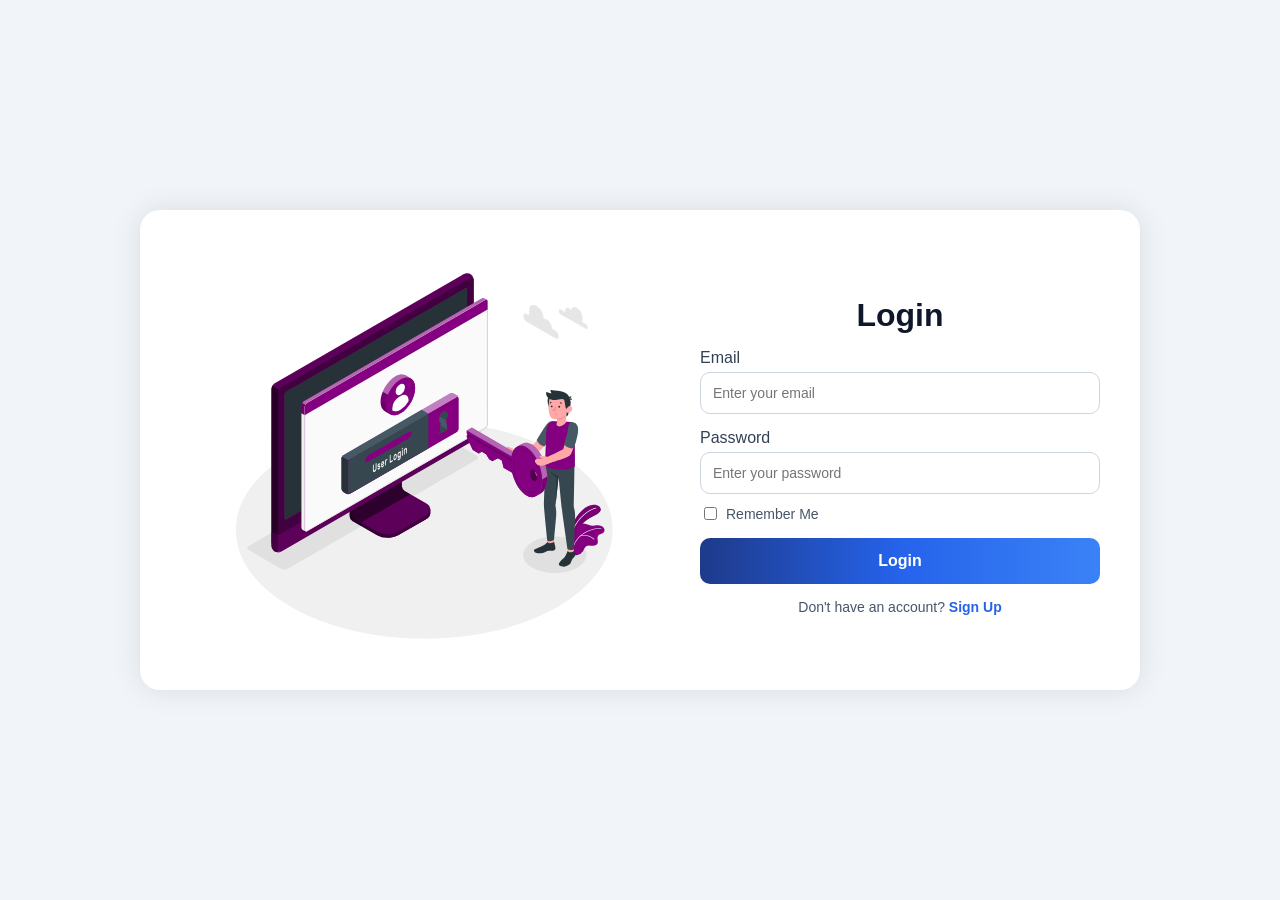
<file: index.html>
<!doctype html>
<html lang="en">
  <head>
    <meta charset="UTF-8" />
    <meta name="viewport" content="width=device-width, initial-scale=1.0" />
    <title>LogIn</title>
    <link rel="stylesheet" href="style.css" />
  </head>
  <body>
    <section class="login-section">
      <div class="login-container">
        <div class="login-illustration">
          <img src="Login.svg" alt="login image" />
        </div>
        <div class="login-form">
          <h2 class="title">Login</h2>
          <!-- <form onsubmit="handleLogin(event)" id="sign-in-form"> -->
          <form id="sign-in-form">
            <label class="login-label">Email</label>
            <input
              type="text"
              id="inputEmail"
              class="login-input"
              placeholder="Enter your email"
            />
            <span id="emailError" class="error-message"></span>

            <label class="login-label">Password</label>
            <input
              type="password"
              id="inputPassword"
              class="login-input"
              placeholder="Enter your password"
            />
            <span id="passwordError" class="error-message"></span>

            <div class="remember-row">
              <input type="checkbox" id="remember" />
              <label for="remember">Remember Me</label>
            </div>

            <button type="submit" class="submit-btn">Login</button>
            <p class="signup-text">
              Don't have an account?
              <a href="sign up/sign-up.html">Sign Up</a>
            </p>
          </form>
        </div>
      </div>
    </section>

    <script src="login.js"></script>
  </body>
</html>
</file>
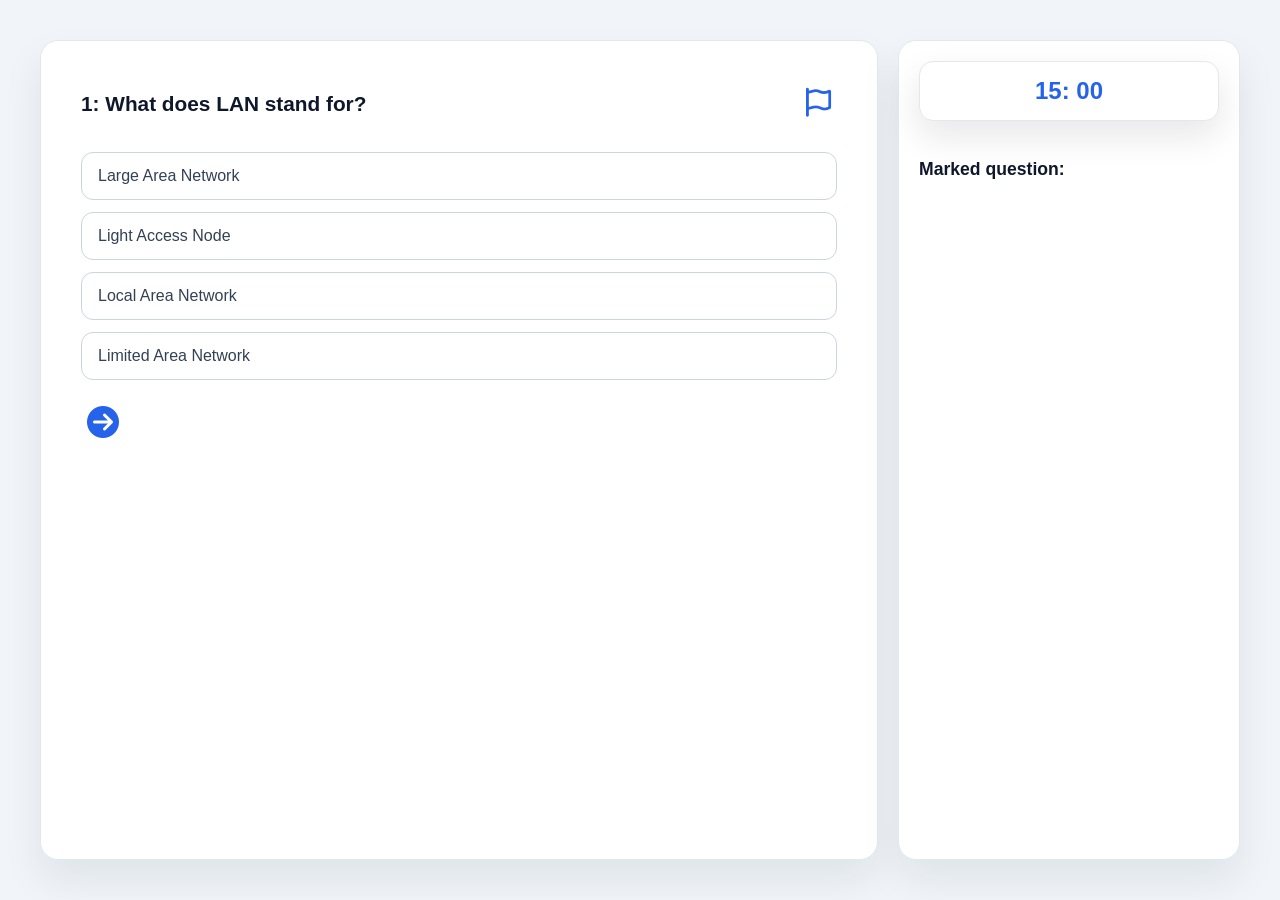
<file: Exam page/exam.html>
<!doctype html>
<html lang="en">
  <head>
    <meta charset="UTF-8" />
    <meta name="viewport" content="width=device-width, initial-scale=1.0" />
    <title>Exam Page</title>
    <link rel="stylesheet" href="exam.css" />
    <link
      rel="stylesheet"
      href="https://cdnjs.cloudflare.com/ajax/libs/font-awesome/6.6.0/css/all.min.css"
    />
  </head>
  <body>
    <div class="container">
      <div class="question-part">
        <div class="question-header">
          <h3 class="question"></h3>
          <button class="flag-btn">
            <i class="fa-regular fa-flag"></i>
          </button>
        </div>

        <div class="answers">
          <ul></ul>
        </div>

        <div class="navigation">
          <button id="prevBtn" class="nav-btn">
            <i class="fa-solid fa-circle-arrow-left"></i>
          </button>
          <button id="nextBtn" class="nav-btn">
            <i class="fa-solid fa-circle-arrow-right"></i>
          </button>
          <div class="submit-container">
            <button id="submitBtn">Submit</button>
          </div>
        </div>
      </div>

      <div class="mark-part">
        <div id="timer"></div>

        <div class="marked-question">
          <h3 class="mark-title">Marked question:</h3>
          <ul></ul>
        </div>
      </div>
    </div>

    <script src="exam.js"></script>
  </body>
</html>
</file>
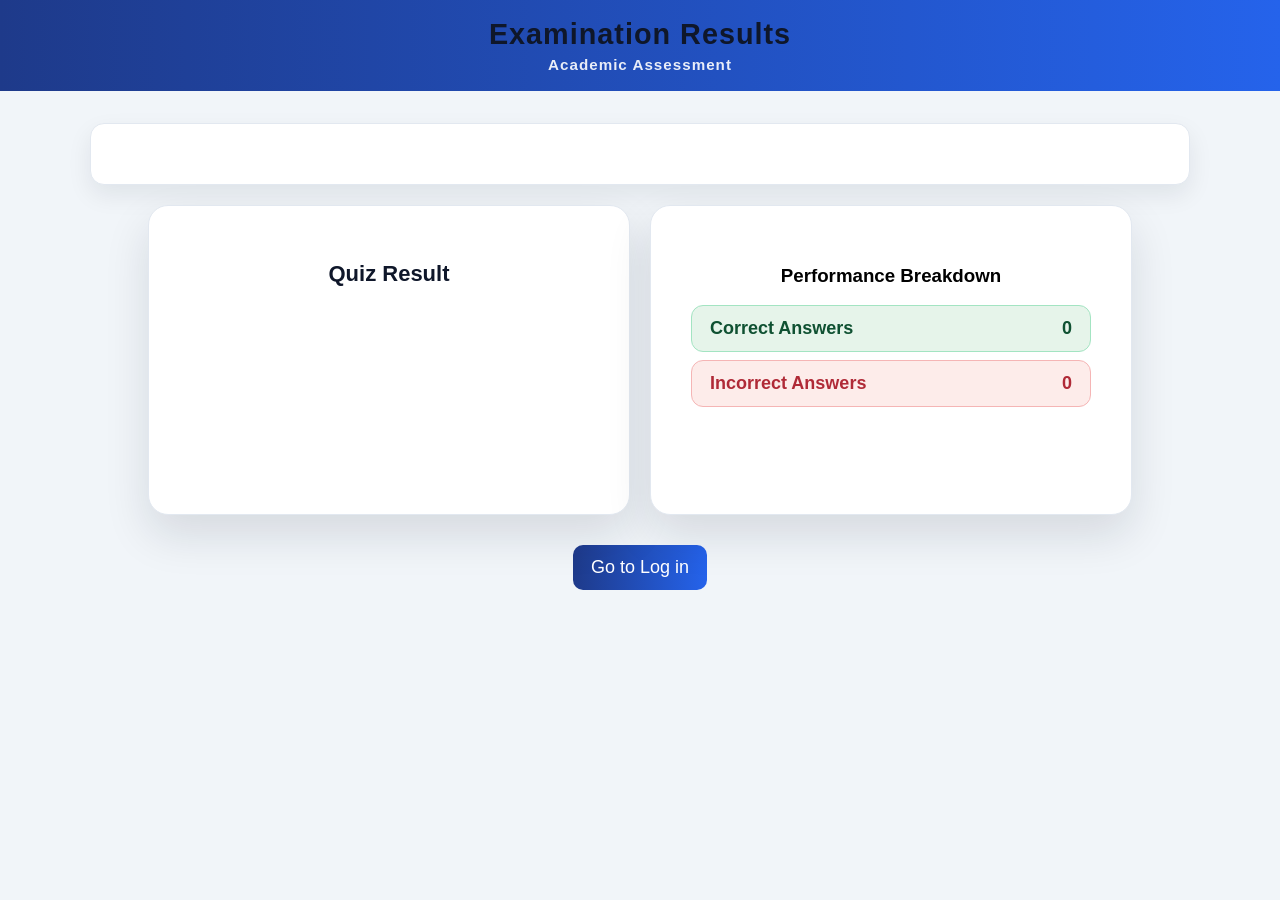
<file: result page/result.html>
<!doctype html>
<html lang="en">
  <head>
    <meta charset="UTF-8" />
    <title>Final Result</title>
    <link rel="stylesheet" href="result.css" />
  </head>

  <body>
    <header class="header">
      <div class="container-header">
        <h1>Examination Results</h1>
        <p>Academic Assessment</p>
      </div>
    </header>

    <div class="result-card">
      <div class="card">
        <div class="exam-info">
          <div>
            <h2 id="examTitle"></h2>
          </div>
        </div>
      </div>

      <div class="result-body">
        <div class="result-container-left">
          <h1>Quiz Result</h1>
          <p id="scoreText"></p>

          <div id="percentCircle"></div>
        </div>

        <section class="card-result-right">
          <h3>Performance Breakdown</h3>

          <p class="row correct">
            Correct Answers <span id="correctVal">0</span>
          </p>
          <p class="row incorrect">
            Incorrect Answers <span id="incorrectVal">0</span>
          </p>
        </section>

      </div>
        <button class="btn" onclick="window.location.href= '../index.html' ">Go to Log in</button>
    </div>
    <script src="result.js"></script>
  </body>
</html>
</file>
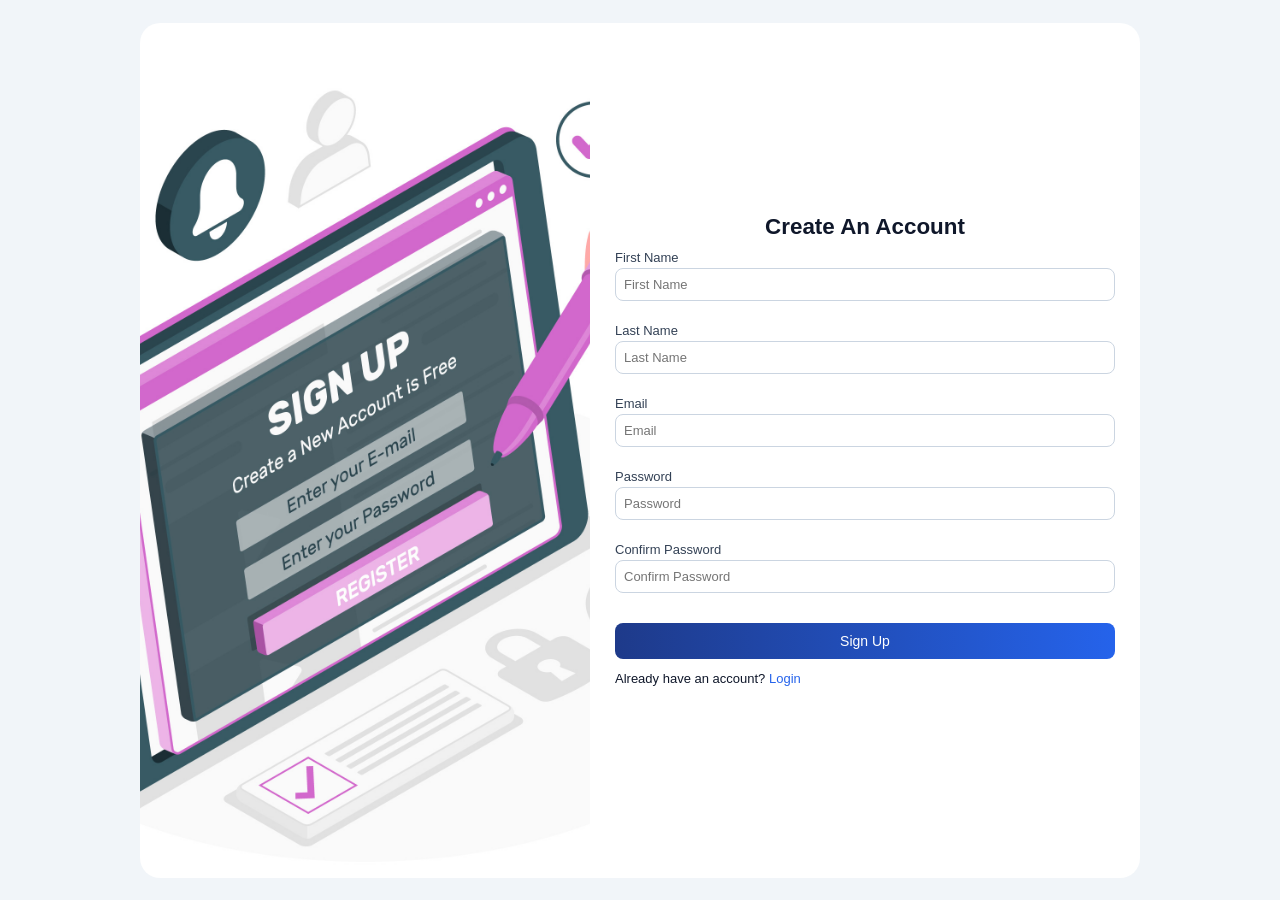
<file: sign up/sign-up.html>
<!doctype html>
<html lang="en">
  <head>
    <meta charset="UTF-8" />
    <meta name="viewport" content="width=device-width, initial-scale=1.0" />
    <title>Sign Up</title>
    <link rel="stylesheet" href="style.css" />
  </head>

  <body>
    <div class="page-wrapper" id="img">
      <div class="image-block"></div>

      <div class="card" id="rightCard">
        <h1 class="card-title">Create An Account</h1>

        <form class="signup-form" id="sign-up-form">
          <div class="form-group has-error">
            <label class="form-label" for="firstName">First Name</label>
            <input
              type="text"
              id="firstName"
              name="firstName"
              class="form-input"
              placeholder="First Name"
            />
            <p class="error-msg" id="firstNameError">
              this field is required & Only letters allowed
            </p>
          </div>

          <div class="form-group">
            <label class="form-label" for="lastName">Last Name</label>
            <input
              type="text"
              id="lastName"
              name="lastName"
              class="form-input"
              placeholder="Last Name"
            />
            <p class="error-msg" id="lastNameError">
              this field is required & Only letters allowed
            </p>
          </div>

          <div class="form-group">
            <label class="form-label" for="email">Email</label>
            <input
              type="email"
              id="email"
              name="email"
              class="form-input"
              placeholder="Email"
            />
            <p class="error-msg" id="emailError">
              this field is required & Please enter a valid email
            </p>
          </div>

          <div class="form-group">
            <label class="form-label" for="password">Password</label>
            <input
              type="password"
              id="password"
              name="password"
              class="form-input"
              placeholder="Password"
            />
            <p class="error-msg" id="passwordError">
              this field is required & at least 6 chars (letters or numbers)
            </p>
          </div>

          <div class="form-group">
            <label class="form-label" for="confirmPassword"
              >Confirm Password</label
            >
            <input
              type="password"
              id="confirmPassword"
              name="confirmPassword"
              class="form-input"
              placeholder="Confirm Password"
            />
            <p class="error-msg" id="confirmPasswordError">
              this field is required
            </p>
          </div>

          <button type="submit" class="btn-primary" id="btn">Sign Up</button>

          <p class="login-text">
            Already have an account?
            <a href="../index.html" class="login-link">Login</a>
          </p>
        </form>
      </div>
    </div>
    <script src="sign-up.js"></script>
  </body>
</html>
</file>
<file: style.css>
* {
    box-sizing: border-box;
}

body {
    margin: 0;
    padding: 0;
    background-color: #f1f5f9;
    font-family: "Poppins", sans-serif;
}

.login-section {
    display: flex;
    justify-content: center;
    align-items: center;
    min-height: 100vh;
    padding: 20px;
}

.login-container {
    display: flex;
    justify-content: space-between;
    align-items: center;
    background-color: white;
    border-radius: 20px;
    padding: 40px;
    width: 100%;
    max-width: 1000px;
    box-shadow: 0 0 30px rgba(15, 23, 42, 0.1);
    gap: 30px;
}

.login-illustration {
    flex: 1;
    display: flex;
    justify-content: center;
}

.login-illustration img {
    width: 100%;
    max-width: 400px;
}

.login-form {
    flex: 1;
    max-width: 400px;
    width: 100%;
}

.title {
    text-align: center;
    font-size: 2rem;
    color: #0f172a;
    margin-bottom: 10px;
}

.login-label {
    display: block;
    margin-top: 15px;
    font-size: 16px;
    color: #334155;
}

.login-input {
    width: 100%;
    border-radius: 10px;
    border: 1px solid #cbd5e1;
    outline: none;
    margin-top: 5px;
    padding: 12px;
    transition: 0.3s;
    font-size: 14px;
}

.login-input:focus {
    border-color: #2563eb;
    box-shadow: 0 0 0 3px rgba(37, 99, 235, 0.2);
}

.remember-row {
    display: flex;
    align-items: center;
    margin-top: 10px;
}

.remember-row label {
    margin-left: 6px;
    color: #475569;
    font-size: 14px;
}

.submit-btn {
    color: white;
    width: 100%;
    border: none;
    border-radius: 10px;
    padding: 14px;
    font-size: 1rem;
    font-weight: 600;
    cursor: pointer;
    margin-top: 15px;
    background-image: linear-gradient(
        90deg,
        #1e3a8a 0%,
        #2563eb 50%,
        #3b82f6 100%
    );
    transition: 0.3s;
}

.submit-btn:hover {
    box-shadow: 0 18px 32px rgba(37, 99, 235, 0.3);
    transform: translateY(-2px);
}

.signup-text {
    text-align: center;
    margin-top: 15px;
    color: #475569;
    font-size: 14px;
}

.signup-text a {
    color: #2563eb;
    font-weight: 600;
    text-decoration: none;
}

.signup-text a:hover {
    text-decoration: underline;
}

.error-message {
    color: #ef4444;
    font-size: 13px;
    margin-top: 4px;
    display: block;
}


@media (max-width: 1024px) {
    .login-container {
        padding: 30px;
    }

    .title {
        font-size: 1.6rem;
    }
}

@media (max-width: 768px) {
    .login-container {
        flex-direction: column;
        padding: 20px;
        text-align: center;
    }

    .login-illustration {
        order: -1;
    }

    .login-illustration img {
        max-width: 250px;
    }

    .login-form {
        max-width: 100%;
    }

    .title {
        font-size: 1.4rem;
    }

    .login-label {
        font-size: 14px;
        text-align: left;
    }

    .login-input {
        font-size: 13px;
        padding: 10px;
    }

    .submit-btn {
        font-size: 0.95rem;
        padding: 12px;
    }
}
</file>
<file: Exam page/exam.css>
body {
  margin: 0;
  padding: 0;
  font-family: "Poppins", sans-serif;
  background-color: #f1f5f9;
}

.container {
  display: flex;
  gap: 20px;
  padding: 40px;
  min-height: 100vh;
  box-sizing: border-box;
}

.question-part {
  flex: 1;
  background-color: #ffffff;
  border-radius: 18px;
  padding: 30px 40px;
  box-shadow: 0 20px 40px rgba(15, 23, 42, 0.08);
  border: 1px solid #e2e8f0;
}

.question-header {
  display: flex;
  align-items: center;
  justify-content: space-between;
  margin-bottom: 15px;
}

.question {
  font-size: 1.3rem;
  color: #0f172a;
  margin-bottom: 20px;
}

.answers ul {
  list-style: none;
  padding: 0;
}

.answers li {
  background-color: #ffffff;
  border: 1px solid #cbd5e1;
  border-radius: 12px;
  padding: 14px 16px;
  margin-bottom: 12px;
  transition: 0.25s;
  cursor: pointer;
  color: #334155;
}

.answers li:hover {
  border-color: #2563eb;
  background-color: #f8fafc;
}

.answers li.selected {
  background-color: #e0ecff;
  border-color: #2563eb;
  font-weight: 600;
}

.flag-btn {
  background: none;
  border: none;
  cursor: pointer;
  font-size: 1.8rem;
}

.flag-btn i {
  color: #2563eb;
  transition: 0.2s ease;
}

.flag-btn i.flagged {
  color: #1e40af;
}

.flag-btn i:hover {
  transform: scale(1.1);
}

.navigation {
  display: flex;
  justify-content: space-between;
  align-items: center;
  margin-top: 25px;
  flex-wrap: wrap;
  gap: 10px;
}

.nav-btn {
  background-color: transparent;
  border: none;
  cursor: pointer;
}

.nav-btn i {
  font-size: 2rem;
  color: #2563eb;
  transition: 0.3s;
}

.nav-btn:hover i {
  color: #1e40af;
  transform: scale(1.1);
}

.submit-container {
  margin-left: auto;
}

#submitBtn {
  color: #fff;
  background: linear-gradient(90deg, #1e3a8a, #2563eb);
  border-radius: 10px;
  padding: 12px 24px;
  font-size: 1rem;
  font-weight: bold;
  border: none;
  cursor: pointer;
  transition: 0.3s;
  display: none;
}

#submitBtn:hover {
  transform: translateY(-2px);
  box-shadow: 0 12px 24px rgba(37, 99, 235, 0.3);
}

.mark-part {
  width: 300px;
  background-color: #ffffff;
  border-radius: 18px;
  padding: 20px;
  box-shadow: 0 20px 40px rgba(15, 23, 42, 0.08);
  border: 1px solid #e2e8f0;
}

.mark-title {
  font-size: 1.1rem;
  color: #0f172a;
  margin-bottom: 15px;
}

.marked-question {
  max-height: 300px;
  overflow-y: auto;
}

.marked-question ul {
  list-style: none;
  padding: 0;
}

.marked-question li {
  background-color: #f8fafc;
  border-radius: 12px;
  padding: 10px 12px;
  margin-bottom: 10px;
  border: 1px solid #cbd5e1;
  cursor: pointer;
  transition: 0.3s ease;
  color: #334155;
}

.marked-question li:hover {
  border-color: #2563eb;
  background-color: #e0ecff;
  transform: scale(1.03);
}

#timer {
  background-color: #ffffff;
  border-radius: 14px;
  box-shadow: 0 15px 35px rgba(15, 23, 42, 0.1);
  padding: 15px 25px;
  text-align: center;
  color: #2563eb;
  font-size: 1.5rem;
  font-weight: bold;
  border: 1px solid #e2e8f0;
  margin-bottom: 20px;
}

@media (max-width: 1024px) {
  .container {
    padding: 20px;
  }

  .mark-part {
    width: 250px;
  }
}

@media (max-width: 768px) {
  .container {
    flex-direction: column;
    padding: 15px;
  }

  .question-part {
    padding: 20px;
  }

  .question {
    font-size: 1.1rem;
  }

  .answers li {
    padding: 16px;
    font-size: 0.95rem;

  }

  .mark-part {
    width: 100%;
    margin-top: 20px;
  }

  #timer {
    font-size: 1.2rem;
    padding: 10px;
  }

  .mark-title {
    font-size: 1rem;
  }
}
</file>
<file: result page/result.css>
body {
  background: #f1f5f9;
  font-family: "Poppins", sans-serif;
  margin: 0;
  min-height: 100vh;
}

.header {
  background: linear-gradient(90deg, #1e3a8a, #2563eb);
  color: white;
  padding: 18px 10px;
  text-align: center;
  font-weight: 600;
  letter-spacing: 1px;
}

.container-header h1 {
  margin: 0;
  font-size: 1.8rem;
}

.container-header p {
  margin: 5px 0 0;
  font-size: 0.95rem;
  opacity: 0.9;
}

.result-card {
  padding: 2rem;
  max-width: 1100px;
  margin: auto;
}

.card {
  background: #ffffff;
  border-radius: 14px;
  padding: 20px;
  box-shadow: 0 10px 25px rgba(15, 23, 42, 0.08);
  border: 1px solid #e2e8f0;
}

.result-body {
  display: flex;
  justify-content: center;
  align-items: stretch;
  gap: 20px;
  margin-top: 20px;
  flex-wrap: wrap;
}

.result-container-left,
.card-result-right {
  background: #ffffff;
  padding: 40px;
  border-radius: 20px;
  width: 400px;
  text-align: center;
  box-shadow: 0 20px 45px rgba(15, 23, 42, 0.12);
  border: 1px solid #e2e8f0;
}

h1 {
  font-size: 22px;
  color: #0f172a;
  margin-bottom: 15px;
}

#scoreText {
  font-size: 22px;
  font-weight: 600;
  margin-bottom: 20px;
  color: #334155;
}

.btn {
  background: linear-gradient(90deg, #1e3a8a, #2563eb);
  color: white;
  padding: 12px 18px;
  border: none;
  font-size: 18px;
  border-radius: 10px;
  cursor: pointer;
  transition: 0.2s;
  width: fit-content;
  margin: 30px auto 0;
  display: block;
}

.btn:hover {
  background: linear-gradient(90deg, #1e40af, #3b82f6);
  transform: translateY(-2px);
  box-shadow: 0 10px 20px rgba(37, 99, 235, 0.25);
}

#percentCircle {
  width: 150px;
  height: 150px;
  border-radius: 50%;
  margin: 15px auto;
  font-size: 28px;
  font-weight: bold;
  display: flex;
  justify-content: center;
  align-items: center;
  color: #0f172a;
  position: relative;

  background: conic-gradient(#2563eb calc(var(--p) * 1%), #e2e8f0 0);
}

#percentCircle::before {
  content: "";
  position: absolute;
  width: 120px;
  height: 120px;
  background: #ffffff;
  border-radius: 50%;
}

.correct,
.incorrect {
  display: flex;
  justify-content: space-between;
  align-items: center;
  padding: 12px 18px;
  margin: 8px 0;
  border-radius: 12px;
  font-size: 18px;
  font-weight: 600;
  border: 1px solid transparent;
}

.correct {
  background: #e6f4ea;
  color: #0f5132;
  border-color: #a3e4c2;
}

.incorrect {
  background: #fdecea;
  color: #b02a37;
  border-color: #f5b5b5;
}


@media (max-width: 1024px) {
  .result-card {
    padding: 1.5rem;
  }

  .result-container-left,
  .card-result-right {
    width: 100%;
    max-width: 500px;
  }
}

@media (max-width: 768px) {
  .result-card {
    padding: 1rem;
  }

  .container-header h1 {
    font-size: 1.4rem;
  }

  .container-header p {
    font-size: 0.85rem;
  }

  .result-body {
    flex-direction: column;
    align-items: center;
  }

  .result-container-left,
  .card-result-right {
    padding: 25px;
    width: 100%;
  }

  h1 {
    font-size: 18px;
  }

  #scoreText {
    font-size: 18px;
  }

  #percentCircle {
    width: 120px;
    height: 120px;
    font-size: 22px;
  }

  #percentCircle::before {
    width: 90px;
    height: 90px;
  }

  .correct,
  .incorrect {
    font-size: 16px;
    padding: 10px 14px;
  }

  .btn {
    font-size: 16px;
    width: 100%;
  }
}
</file>
<file: sign up/style.css>
* {
  box-sizing: border-box;
  margin: 0;
  padding: 0;
}

body {
  background-color: #f1f5f9;
  display: flex;
  align-items: center;
  justify-content: center;
  color: #0f172a;
  height: 100vh;
  overflow: hidden;
  font-family: "Poppins", sans-serif;
}

.page-wrapper {
  width: 100%;
  max-width: 1000px;
  height: 95vh;
  display: flex;
  border-radius: 20px;
  overflow: hidden;
}

.image-block {
  background-image: url("assetes/signup.jpg");
  background-size: cover;
  background-position: center;
  width: 45%;
}

.card {
  flex: 1;
  padding: 20px 25px;
  background-color: #ffffff;
  display: flex;
  flex-direction: column;
  justify-content: center;
}

.card-title {
  font-size: 1.4rem;
  margin-bottom: 10px;
  text-align: center;
}

.signup-form {
  display: flex;
  flex-direction: column;
  gap: 6px;
}

.form-group {
  display: flex;
  flex-direction: column;
}

.form-label {
  font-size: 13px;
  margin-bottom: 3px;
  color: #334155;
}

.form-input {
  font-size: 13px;
  padding: 8px;
  border-radius: 8px;
  border: 1px solid #cbd5e1;
  transition: 0.2s;
}

.form-input:focus {
  border-color: #2563eb;
  box-shadow: 0 0 0 2px rgba(37, 99, 235, 0.15);
  outline: none;
}

.error-msg {
  font-size: 11px;
  color: #ef4444;
  height: 14px;      
  margin-top: 2px;
  visibility: hidden; 
}

.error-msg.display {
  visibility: visible;
}

.btn-primary {
  margin-top: 8px;
  padding: 10px;
  font-size: 14px;
  border-radius: 8px;
  border: none;
  cursor: pointer;
  background: linear-gradient(90deg, #1e3a8a, #2563eb);
  color: white;
}

.login-text {
  font-size: 13px;
  margin-top: 6px;
}

.login-link {
  color: #2563eb;
  text-decoration: none;
}


@media (max-width: 768px) {
  .page-wrapper {
    flex-direction: column;
    height: 100vh;
  }

  .image-block {
    height: 120px;
    width: 100%;
  }

  .card {
    padding: 15px;
  }
}
</file>
